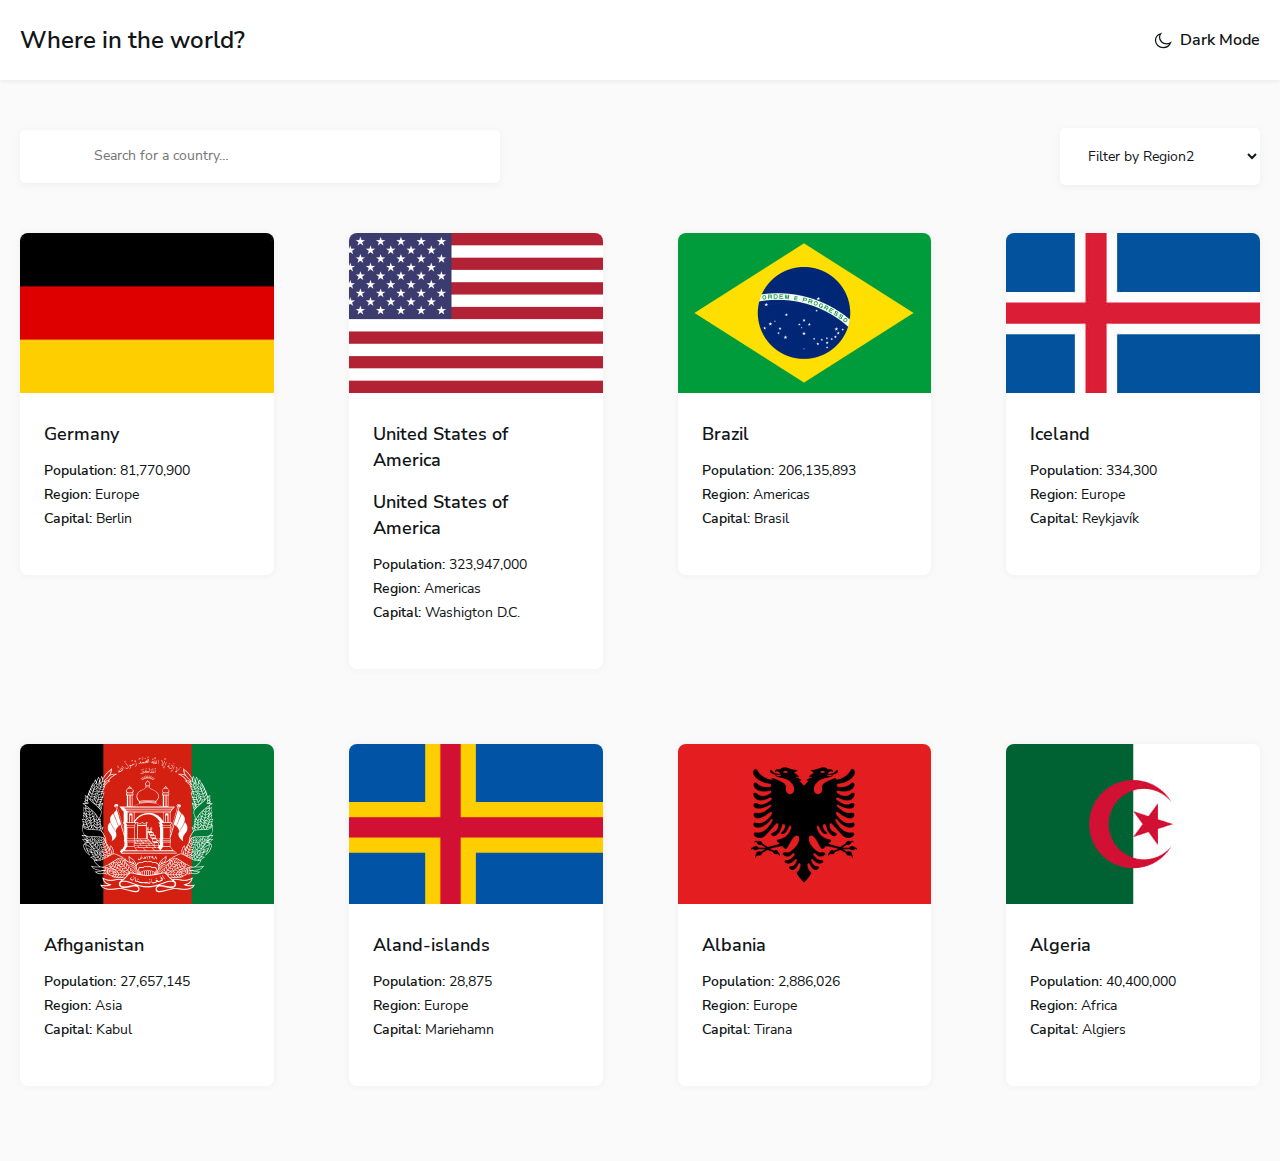
<file: index.html>
<!DOCTYPE html>
<html lang="en">
<head>
  <meta charset="UTF-8">
  <meta http-equiv="X-UA-Compatible" content="IE=edge">
  <meta name="viewport" content="width=device-width, initial-scale=1.0">
  <title>Project</title>

  <!-- STYLESHEETS -->
  <link rel="stylesheet" href="/css/style.css">
  <link rel="stylesheet" href="/css/normalize.css">
</head>
<body>

  <header class="site-header">
    <div class="site-header-container container">
      <a href="index.html" class="site-header-logo">Where in the world?</a>

      <button class="site-header-theme-toggler">
        <span class="site-header-theme-toggler-inner">
          <svg xmlns="http://www.w3.org/2000/svg" width="18" height="17"><path fill="#fff" fill-rule="evenodd" stroke="currentColor" stroke-width="1.25" d="M12.553 11.815c-3.884 0-7.034-2.887-7.034-6.447 0-1.343.448-2.586 1.212-3.618C3.691 2.695 1.5 5.331 1.5 8.438c0 3.9 3.45 7.062 7.704 7.062 3.389 0 6.266-2.007 7.296-4.796a7.458 7.458 0 0 1-3.947 1.111Z" clip-rule="evenodd"/></svg>
          <span class="site-header-theme-toggler-text">Dark Mode</span>
        </span>
      </button>
    </div>
  </header>

  <!-- MAIN-CONTENT -->

  <main class="main-content">
    <div class="container">
      <form action="https://echo.htmlacademy.com" class="filters" method="get">
        <input type="search" class="filters-search-input" name="search" placeholder="Search for a country…" aria-label="Country name" required >

        <select name="region" class="filters-region-select" aria-label="Regions">
          <option selected disabled>Filter by Region2</option>
          <option>Africa</option>
          <option>America</option>
          <option>Asia</option>
          <option>Europe</option>
          <option>Oceania</option>
        </select>
      </form>

      <section class="index-countries">
        <ul class="index-countries-list">
          <li class="index-countries-item">
            <div class="index-country">
              <img src="/img/flag-germany.jpg" alt="" class="index-country-flag" width="267" height="160" srcset="/img/flag-germany.jpg 1x,  /img/flag-germany@2x.jpg 2x">
              <div class="index-country-info">
                <h3 class="index-country-name"><a href="#" class="index-country-link">Germany</a></h3>
                  <dl class="index-country-details">
                    <div class="index-country-details-item">
                      <dt class="index-country-details-title">Population: </dt>
                      <dd class="index-country-details-value">81,770,900</dd>
                    </div>
                    <div class="index-country-details-item">
                      <dt class="index-country-details-title">Region: </dt>
                      <dd class="index-country-details-value">Europe</dd>
                    </div>
                    <div class="index-country-details-item">
                      <dt class="index-country-details-title">Capital:</dt>
                      <dd class="index-country-details-value">Berlin</dd>
                    </div>
                  </dl>
              </div>
            </div>
          </li>

          <li class="index-countries-item">
            <div class="index-country">
              <img src="/img/flag-usa.jpg" alt="" class="index-country-flag" width="267" height="160" srcset="/img/flag-usa.jpg 1x,  /img/flag-usa@2x.jpg 2x">
              <div class="index-country-info">
                <h3 class="index-country-name"><a href="#" class="index-country-link">United States of America</a></h3>
                <h3 class="index-country-name"><a href="#" class="index-country-link">United States of America</a></h3>
                  <dl class="index-country-details">
                    <div class="index-country-details-item">
                      <dt class="index-country-details-title">Population: </dt>
                      <dd class="index-country-details-value"> 323,947,000</dd>
                    </div>
                    <div class="index-country-details-item">
                      <dt class="index-country-details-title">Region: </dt>
                      <dd class="index-country-details-value">Americas</dd>
                    </div>
                    <div class="index-country-details-item">
                      <dt class="index-country-details-title">Capital:</dt>
                      <dd class="index-country-details-value">Washigton D.C.</dd>
                    </div>
                  </dl>
              </div>
            </div>
          </li>

          <li class="index-countries-item">
            <div class="index-country">
              <img src="/img/flag-brazil.jpg" alt="" class="index-country-flag" width="267" height="160" srcset="/img/flag-brazil.jpg 1x,  /img/flag-brazil@2x.jpg 2x">
              <div class="index-country-info">
                <h3 class="index-country-name"><a href="#" class="index-country-link">Brazil</a></h3>
                  <dl class="index-country-details">
                    <div class="index-country-details-item">
                      <dt class="index-country-details-title">Population: </dt>
                      <dd class="index-country-details-value">206,135,893</dd>
                    </div>
                    <div class="index-country-details-item">
                      <dt class="index-country-details-title">Region: </dt>
                      <dd class="index-country-details-value">Americas</dd>
                    </div>
                    <div class="index-country-details-item">
                      <dt class="index-country-details-title">Capital:</dt>
                      <dd class="index-country-details-value">Brasil</dd>
                    </div>
                  </dl>
              </div>
            </div>
          </li>

          <li class="index-countries-item">
            <div class="index-country">
              <img src="/img/flag-iceland.jpg" alt="" class="index-country-flag" width="267" height="160" srcset="/img/flag-iceland.jpg 1x,  /img/flag-iceland@2x.jpg 2x">
              <div class="index-country-info">
                <h3 class="index-country-name"><a href="#" class="index-country-link">Iceland</a></h3>
                  <dl class="index-country-details">
                    <div class="index-country-details-item">
                      <dt class="index-country-details-title">Population: </dt>
                      <dd class="index-country-details-value">334,300</dd>
                    </div>
                    <div class="index-country-details-item">
                      <dt class="index-country-details-title">Region: </dt>
                      <dd class="index-country-details-value">Europe</dd>
                    </div>
                    <div class="index-country-details-item">
                      <dt class="index-country-details-title">Capital:</dt>
                      <dd class="index-country-details-value">Reykjavík</dd>
                    </div>
                  </dl>
              </div>
            </div>
          </li>

          <li class="index-countries-item">
            <div class="index-country">
              <img src="/img/flag-afghanistan.jpg" alt="" class="index-country-flag" width="267" height="160" srcset="/img/flag-afghanistan.jpg 1x,  /img/flag-afghanistan@2x.jpg 2x">
              <div class="index-country-info">
                <h3 class="index-country-name"><a href="#" class="index-country-link">Afhganistan</a></h3>
                  <dl class="index-country-details">
                    <div class="index-country-details-item">
                      <dt class="index-country-details-title">Population: </dt>
                      <dd class="index-country-details-value">27,657,145</dd>
                    </div>
                    <div class="index-country-details-item">
                      <dt class="index-country-details-title">Region: </dt>
                      <dd class="index-country-details-value">Asia</dd>
                    </div>
                    <div class="index-country-details-item">
                      <dt class="index-country-details-title">Capital:</dt>
                      <dd class="index-country-details-value">Kabul</dd>
                    </div>
                  </dl>
              </div>
            </div>
          </li>

          <li class="index-countries-item">
            <div class="index-country">
              <img src="/img/flag-aland-islands.jpg" alt="" class="index-country-flag" width="267" height="160" srcset="/img/flag-aland-islands.jpg 1x,  /img/flag-aland-islands@2x.jpg 2x">
              <div class="index-country-info">
                <h3 class="index-country-name"><a href="#" class="index-country-link">Aland-islands</a></h3>
                  <dl class="index-country-details">
                    <div class="index-country-details-item">
                      <dt class="index-country-details-title">Population: </dt>
                      <dd class="index-country-details-value"> 28,875</dd>
                    </div>
                    <div class="index-country-details-item">
                      <dt class="index-country-details-title">Region: </dt>
                      <dd class="index-country-details-value">Europe</dd>
                    </div>
                    <div class="index-country-details-item">
                      <dt class="index-country-details-title">Capital:</dt>
                      <dd class="index-country-details-value">Mariehamn</dd>
                    </div>
                  </dl>
              </div>
            </div>
          </li>

          <li class="index-countries-item">
            <div class="index-country">
              <img src="/img/flag-albania.jpg" alt="" class="index-country-flag" width="267" height="160" srcset="/img/flag-albania.jpg 1x,  /img/flag-albania@2x.jpg 2x">
              <div class="index-country-info">
                <h3 class="index-country-name"><a href="#" class="index-country-link">Albania</a></h3>
                  <dl class="index-country-details">
                    <div class="index-country-details-item">
                      <dt class="index-country-details-title">Population: </dt>
                      <dd class="index-country-details-value">2,886,026</dd>
                    </div>
                    <div class="index-country-details-item">
                      <dt class="index-country-details-title">Region: </dt>
                      <dd class="index-country-details-value">Europe</dd>
                    </div>
                    <div class="index-country-details-item">
                      <dt class="index-country-details-title">Capital:</dt>
                      <dd class="index-country-details-value">Tirana</dd>
                    </div>
                  </dl>
              </div>
            </div>
          </li>

          <li class="index-countries-item">
            <div class="index-country">
              <img src="/img/flag-algeria.jpg" alt="" class="index-country-flag" width="267" height="160" srcset="/img/flag-algeria.jpg 1x,  /img/flag-algeria@2x.jpg 2x">
              <div class="index-country-info">
                <h3 class="index-country-name">
                  <a href="#" class="index-country-link">Algeria</a>
                </h3>
                  <dl class="index-country-details">
                    <div class="index-country-details-item">
                      <dt class="index-country-details-title">Population: </dt>
                      <dd class="index-country-details-value">40,400,000</dd>
                    </div>
                    <div class="index-country-details-item">
                      <dt class="index-country-details-title">Region: </dt>
                      <dd class="index-country-details-value">Africa</dd>
                    </div>
                    <div class="index-country-details-item">
                      <dt class="index-country-details-title">Capital:</dt>
                      <dd class="index-country-details-value">Algiers</dd>
                    </div>
                  </dl>
              </div>
            </div>
          </li>
        </ul>
      </section>
    </div>
  </main>

  <script src="/js/index.js"></script>
</body>
</html>
</file>
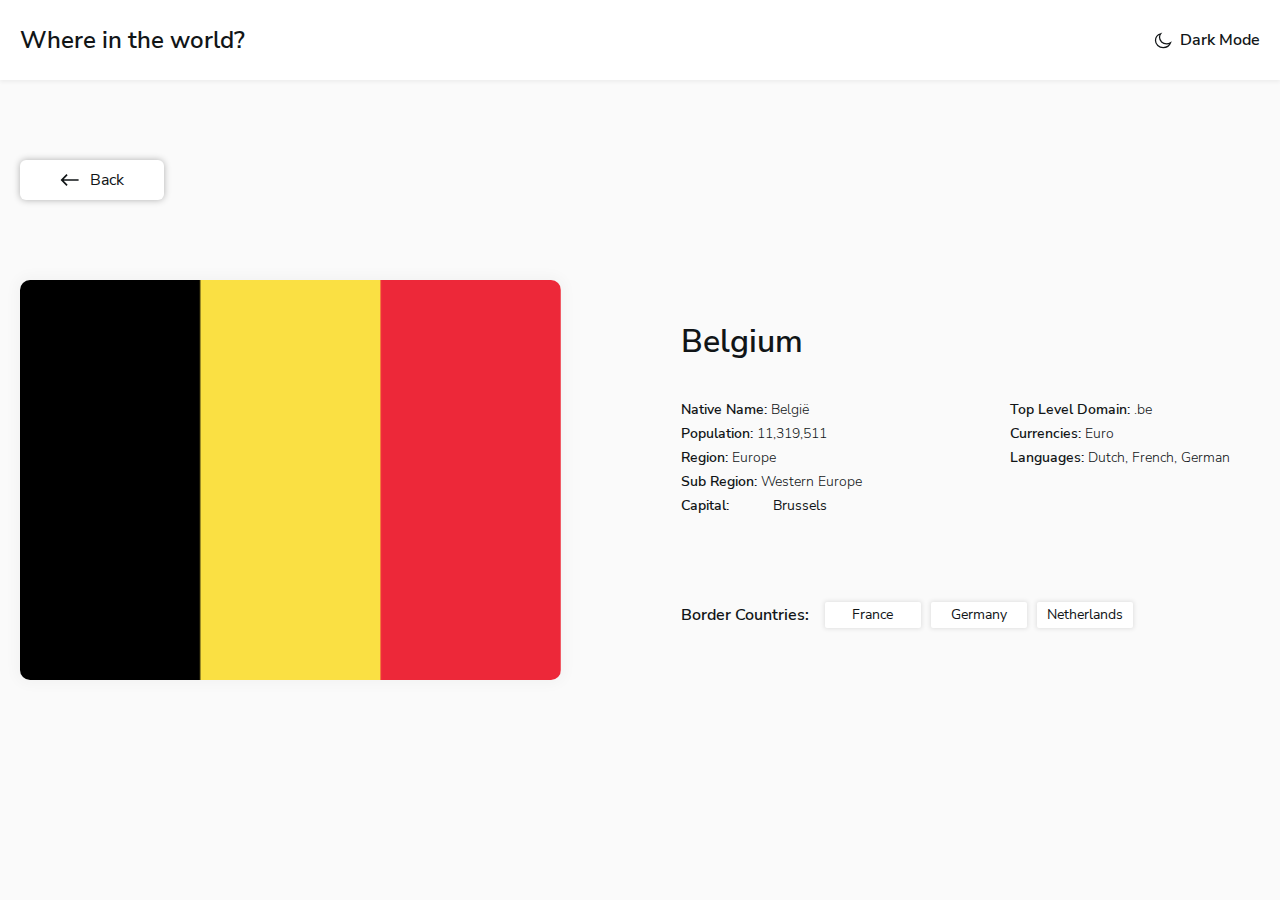
<file: country.html>
<!DOCTYPE html>
<html lang="en">

<head>
  <meta charset="UTF-8">
  <meta http-equiv="X-UA-Compatible" content="IE=edge">
  <meta name="viewport" content="width=device-width, initial-scale=1.0">
  <title>Project</title>

  <!-- STYLESHEETS -->
  <link rel="stylesheet" href="/css/style.css">
  <link rel="stylesheet" href="/css/normalize.css">
</head>

<body>

  <header class="site-header">
    <div class="site-header-container container">
      <a href="index.html" class="site-header-logo">Where in the world?</a>

      <button class="site-header-theme-toggler">
        <span class="site-header-theme-toggler-inner">
          <svg xmlns="http://www.w3.org/2000/svg" width="18" height="17">
            <path fill="#fff" fill-rule="evenodd" stroke="currentColor" stroke-width="1.25"
              d="M12.553 11.815c-3.884 0-7.034-2.887-7.034-6.447 0-1.343.448-2.586 1.212-3.618C3.691 2.695 1.5 5.331 1.5 8.438c0 3.9 3.45 7.062 7.704 7.062 3.389 0 6.266-2.007 7.296-4.796a7.458 7.458 0 0 1-3.947 1.111Z"
              clip-rule="evenodd" /></svg>
          <span class="site-header-theme-toggler-text">Dark Mode</span>
        </span>
      </button>
    </div>
  </header>

  <!-- MAIN-CONTENT -->

  <main class="main-content main-content-inner country-page">
    <div class="container">

      <div class="country-page-back-inner">
        <a href="index.html" class="country-page-back-link">
          <svg class="country-page-back-icon" xmlns="http://www.w3.org/2000/svg" width="20" height="20">
            <path fill="currentColor" fill-rule="evenodd"
              d="m6.464 4.107 1.179 1.179-3.89 3.889h14.85v1.65H3.753l3.89 3.889-1.179 1.179L.572 10l5.892-5.893Z"
              clip-rule="evenodd" /></svg>
          <span class="country-back-page-text">Back</span>
        </a>
      </div>

      <div class="country-page-flag-info">
        <img src="/img/flag-belgium-big.jpg" alt="" class="country-page-flag"
          srcset="/img/flag-belgium-big.jpg 1x, /img/flag-belgium-big@2x.jpg 2x">

      <div class="country-page-info">
        <h1 class="country-page-country-title">Belgium</h1>
        <div class="country-page-dls-wrapper">
          <dl class="country-page-details">

              <div class="country-page-details-item">
                <dt class="country-page-details-title"> Native Name:</dt>
                <dd class="country-page-details-value">België</dd>
              </div>

              <div class="country-page-details-item">
                <dt class="country-page-details-title">Population:</dt>
                <dd class="country-page-details-value">11,319,511</dd>
              </div>

              <div class="country-page-details-item">
                <dt class="country-page-details-title">Region:</dt>
                <dd class="country-page-details-value">Europe</dd>
              </div>

              <div class="country-page-details-item">
                <dt class="country-page-details-title">Sub Region:</dt>
                <dd class="country-page-details-value">Western Europe</dd>
              </div>

              <div class="country-page-details-item">
              <dt class="country-page-details-title">Capital:</dt>
              <dd class="country-page-details-valu">Brussels</dd>
            </div>

          </dl>

          <dl class="country-page-details">
            <div class="country-page-details-item">
              <dt class="country-page-details-title">Top Level Domain:</dt>
              <dd class="country-page-details-value"> .be</dd>
            </div>

            <div class="country-page-details-item">
              <dt class="country-page-details-title">Currencies:</dt>
              <dd class="country-page-details-value"> Euro</dd>
            </div>

            <div class="country-page-details-item">
              <dt class="country-page-details-title">Languages:</dt>
              <dd class="country-page-details-value">Dutch, French, German</dd>
            </div>
          </dl>
        </div>
        <section class="country-page-border-countries">
          <h2 class="country-page-border-countries-heading">Border Countries: </h2>
          <div class="country-page-border-countries-lists">
            <a href="countries.html" class="country-page-border-countries-link">France</a>
            <a href="countries.html" class="country-page-border-countries-link">Germany</a>
            <a href="countries.html" class="country-page-border-countries-link">Netherlands</a>
          </div>
        </section>
      </div>

    </div>
    </div>
  </main>

  <script src="/js/index.js"></script>
</body>

</html>
</file>
<file: css/style.css>
/* FONTS */

@font-face {
  font-family: 'Nunito Sans';
  src: url('../fonts/NunitoSans-ExtraBoldItalic.woff2') format('woff2'),
      url('../fonts/NunitoSans-ExtraBoldItalic.woff') format('woff');
  font-weight: bold;
  font-style: italic;
  font-display: swap;
}

@font-face {
  font-family: 'Nunito Sans';
  src: url('../fonts/NunitoSans-Light.woff2') format('woff2'),
      url('../fonts/NunitoSans-Light.woff') format('woff');
  font-weight: 300;
  font-style: normal;
  font-display: swap;
}

@font-face {
  font-family: 'Nunito Sans';
  src: url('../fonts/NunitoSans-Regular.woff2') format('woff2'),
      url('../fonts/NunitoSans-Regular.woff') format('woff');
  font-weight: normal;
  font-style: normal;
  font-display: swap;
}

@font-face {
  font-family: 'Nunito Sans';
  src: url('../fonts/NunitoSans-SemiBold.woff2') format('woff2'),
      url('../fonts/NunitoSans-SemiBold.woff') format('woff');
  font-weight: 600;
  font-style: normal;
  font-display: swap;
}

/* VARIABLES */

:root {
  --body-bg:#fafafa;
  --element-bg:#fff;
  --text-color:#111517;

}

/* GLOBAL */

html {
  height: 100%;
  box-sizing: border-box;
  scroll-behavior: smooth;
}

*,
*::before,
*::after {
  box-sizing:inherit;
}

body {
  display: flex;
  flex-direction: column;
  height: 100%;
  background-color: var(--body-bg);
  color: var(--text-color);
  font-family: "Nunito Sans", "Arial", sans-serif;
  font-size: 14px;
  line-height: 16px;
  padding: 0;
  margin: 0;
  transition: background-color 0.4s ease,
  color 0.4s ease;
}

img {
  max-width: 100%;
  height: auto;
}

a {
  text-decoration: none;
}


/*  */

.dark-mode {
    --body-bg:#202c36;
    --element-bg: #2b3844;
    --text-color: #fff;
}

/* CONTAINER */

.container {
  width: 100%;
  max-width: 1320px;
  padding-left: 20px;
  padding-right: 20px;
  margin-left: auto;
  margin-right: auto;
}


/* SITE-HEADER */

.site-header {
  padding-top: 24px;
  padding-bottom: 24px;
  box-shadow: 0px 2px 4px rgba(0, 0, 0, 0.0562443);
  background-color: var(--element-bg);
}

.site-header-container {
  display: flex;
  justify-content: space-between;
  align-items: center;
}

.site-header-logo {
  font-weight: 800;
  font-size: 24px;
  line-height: 32px;
  color: var(--text-color);
}

.site-header-logo:hover {
  opacity: 0.8;
}
.site-header-logo:active {
  opacity: 0.6;
}

.site-header-theme-toggler {
  padding: 0;
  border: 0;
  background-color: transparent;
  cursor: pointer;
  color: var(--text-color);
}

.site-header-theme-toggler:hover {
  opacity: 0.8;
}

.site-header-theme-toggler:active {
  opacity: 0.6;
}

.site-header-theme-toggler-inner {
  display: flex;
  align-items: center;

}

.site-header-theme-toggler-text {
  font-size: 16px;
  line-height: 22px;
  font-weight: 600;
  margin-left: 8px;
  color: var(--text-color);
}

/* MAIN-CONTENT */

.main-content {
  flex-grow: 1;
  padding-top: 48px;
  padding-bottom: 48px;
}

.main-content-inner {
  padding-top: 80px;
}
/* FILTERS */

.filters {
  display: flex;
  align-items: center;
  justify-content: space-between;
  margin-bottom: 48px;
}

.filters-search-input {
  min-width: 480px;
  padding: 18px 74px;
  box-shadow: 0px 2px 9px rgba(0, 0, 0, 0.05);
  border: 0;
  border-radius: 5px;
  background-color: var(--element-bg);
  color: var(--text-color);
}

.filters-region-select {
  min-width: 200px;
  padding: 18px 24px;
  border: 0;
  border-radius: 5px;
  box-shadow: 0px 2px 9px rgba(0, 0, 0, 0.05);
  background-color: var(--element-bg);
  color: var(--text-color);
}

/* INDEX-COUNTRIES */

.index-countries-list {
  display: flex;
  flex-wrap: wrap;
  padding: 0;
  margin: 0;
  margin-left: -75px;
  margin-bottom: -75px;
  list-style-type: none;
}

.index-countries-item {
  width: calc(25% - 75px);
  margin-left: 75px;
  margin-bottom: 75px;
}

.index-country {
  border-radius: 8px;
  overflow: hidden;
  background-color: var(--element-bg);
  color: var(--text-color);
  box-shadow: 0px 0px 7px 2px rgba(0, 0, 0, 0.03);
}

.index-country-flag {
  width: 100%;
  height: 160px;
  object-fit: cover;
}

.index-country-info {
  padding: 24px 24px 48px;
}

.index-country-name {
  margin: 0;
  margin-bottom: 16px;
  font-size: 18px;
  line-height: 26px;
  font-weight: 800;
}

.index-country-link {
  color: var(--text-color);
}

.index-country-link:hover {
  text-decoration: underline;
}

.index-country-details {
  margin: 0;
}

.index-country-details-item {
  display: flex;
  flex-wrap: wrap;
}

.index-country-details-item:not(:last-child) {
  margin-bottom: 8px;
}

.index-country-details-title {
  font-weight: 600;
}

.index-country-details-value {
  margin-left: 4px;
}

/* COUNTRY-PAGE */

.country-page-back-inner {
  margin-bottom: 80px;
}

.country-page-back-link {
  display: inline-flex;
  padding: 10px 40px;
  border-radius: 6px;
  align-items: center;
  background-color: var(--element-bg);
  color: var(--text-color);
  box-shadow: 0px 0px 7px rgba(0, 0, 0, 0.3);
}

.country-page-back-link:hover {
  opacity: 0.8;
}

.country-page-back-link:active {
  opacity: 0.6;
}

.country-page-back-icon {
  width: 20px;
  height: 20px;
  margin-right: 10px;
}

.country-back-page-text {
  font-size: 16px;
  line-height: 10px;
}

.country-page-flag-info {
  display: flex;
}

.country-page-flag {
  width: 560px;
  height: 400px;
  object-fit: cover;
  margin-right: 120px;
  border-radius: 10px;
  box-shadow: 0px 0px 14px 4px rgba(0, 0, 0, 0.03);
}

.country-page-info {
  width: 600px;
  padding-top: 40px;
}

.country-page-country-title {
  margin-top: 0;
  margin-bottom: 24px;
  font-weight: 800;
  font-size: 32px;
  line-height: 44px;
}

.country-page-dls-wrapper {
  display: flex;
  justify-content: space-between;
  margin-bottom: 70px;
}

.country-page-details {
  width: 250px;
}

.country-page-details-item {
  display: flex;
}

.country-page-details-item:not(:last-child) {
  margin-bottom: 8px;
}

.country-page-details-title {
  margin-right: 4px;
  font-weight: 600;
}

.country-page-details-value {
  font-weight: 300;
  margin: 0;
}

.country-page-border-countries {
  display: flex;
  align-items: center;
}

.country-page-border-countries-heading {
  margin-top: 0;
  margin-bottom: 0;
  margin-right: 16px;
  font-weight: 600;
  font-size: 16px;
  line-height: 24px;
}

.country-page-border-countries-lists {
  display: flex;
  flex-wrap: wrap;
}

.country-page-border-countries-link {
  min-width: 96px;
  padding: 5px 10px;
  margin-top: 4px;
  margin-bottom: 4px;
  background-color: var(--element-bg);
  color: var(--text-color);
  text-align: center;
  box-shadow: 0px 0px 4px 1px rgba(0, 0, 0, 0.1);
  border-radius: 2px;
  transition: background-color 0.4s ease,
        color 0.4s ease;
}

.country-page-border-countries-link:not(:last-child) {
  margin-right: 10px;
}

.country-page-border-countries-link:hover {
  opacity: 0.8;
}

.country-page-border-countries-link:active {
  opacity: 0.6;
}
</file>
